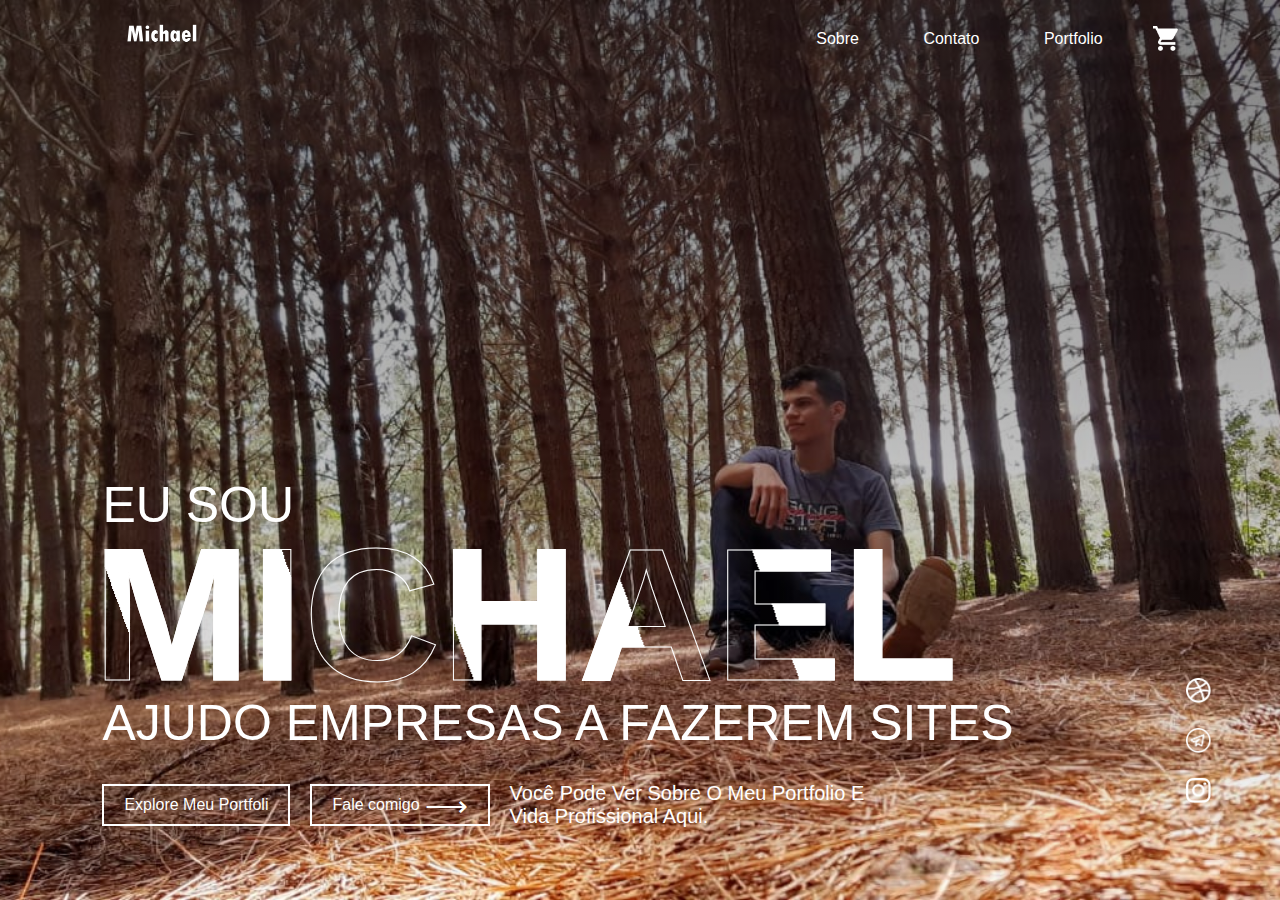
<file: animado/index.html>
<!DOCTYPE html>
<html lang="pt-br">

<head>
    <title>Animated</title>
    <meta charset="UTF-8">
    <link rel="stylesheet" href="index.css">
</head>

<body>
    <div class="container">
        <nav>
            <img src="./logo1.png" class="logo">
            <ul>
                <li><a href="">Sobre</a></li>
                <li><a href="">Contato</a></li>
                <li><a href="">Portfolio</a></li>
            </ul>
            <img src="./cart.png" class="cart-icon">
            
        </nav>
        <div class="text-box">
            <p>EU SOU</p>
            <h1>MICHAEL</h1>
            <h3>AJUDO EMPRESAS A FAZEREM SITES</h3>

            <div class="row">
                <a href="">Explore Meu Portfoli</a>
                <a href="">Fale comigo <span>&#x27F6;</span></a>
                <span>Você Pode Ver Sobre O Meu Portfolio E <br> Vida Profissional Aqui.</span>
            </div>
         </div>

         <div class="social-icons">
            <a href=""><img src="./dribble.png"></a>
            <a href=""><img src="./telegram.png"></a>
            <a href=""><img src="./instagram.png"></a>
            
        </div>

    </div>

</body>

</html>
</file>
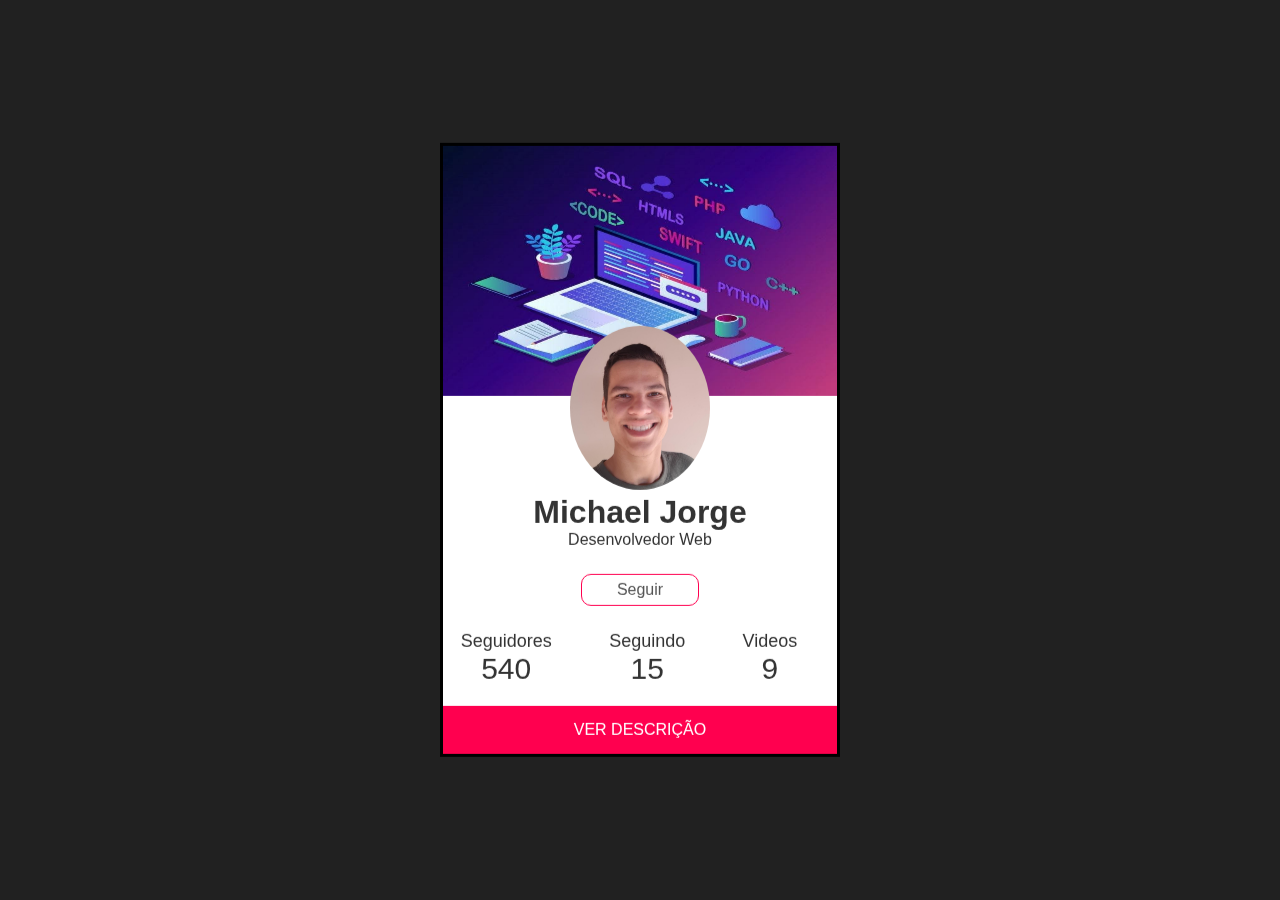
<file: Card/index.html>
<!DOCTYPE html>
<html lang="pt-br">

<head>
    <title>Card</title>
    <meta charset="UTF-8">
    <link rel="stylesheet" href="pasta.css">
</head>

<body>
    <div class="container">
        <div class="profile-master">

            <div id="profile-comaster">
                <div class="profile-card">
                    <img src="./prog.jpg" class="cover-pic">
                    <img src="./foto.jpg" class="profile-pic">
                    <div class="againer">
                        <h1>Michael Jorge</h1>
                    </div>
                    <p>Desenvolvedor Web</p>
                    <a href="#" class="follow-btn">Seguir</a>

                    <div class="row">
                        <div>
                            <p>Seguidores</p>
                            <h2>540</h2>
                        </div>

                        <div>
                            <p>Seguindo</p>
                            <h2>15</h2>
                        </div>
                        <div>
                            <p>Videos</p>
                            <h2>9</h2>
                        </div>

                    </div>



                    <div>
                        <a href="#" class="view-btn" onclick="flipRight()">VER DESCRIÇÃO</a>
                    </div>

                </div>

                <div class="product-back">
                    <div class="profile-card">
                        <img src="./prog.jpg" class="cover-pic">
                        <img src="./foto.jpg" class="profile-pic">
                        <h1>Michael Jorge</h1>
                        <p>Desenvolvedor Web</p>
                        <a href="#" class="follow-btn">Seguir</a>

                        <div class="row-b">

                            <h2>Lorem ipsum dolor, sit amet consectetur adipisicing elit. Ullam, fugit! Tenetur, minus?
                                Dolores, labore exercitationem.</h2>

                        </div>
                        <div>
                            <a href="#" class="view-btn" onclick="flipLeft()">VER PERFIL</a>
                        </div>


                    </div>
                </div>
                <div class="left-side"></div>
                <div class="right-side"></div>
            </div>
        </div>
    </div>

    <script>
        let comaster = document.getElementById("profile-comaster");

        function flipRight() {
            comaster.style.transform = "rotateY(180deg)";
        }
        function flipLeft() {
            comaster.style.transform = "rotateY(0deg)";
        }
    </script>

</body>

</html>
</file>
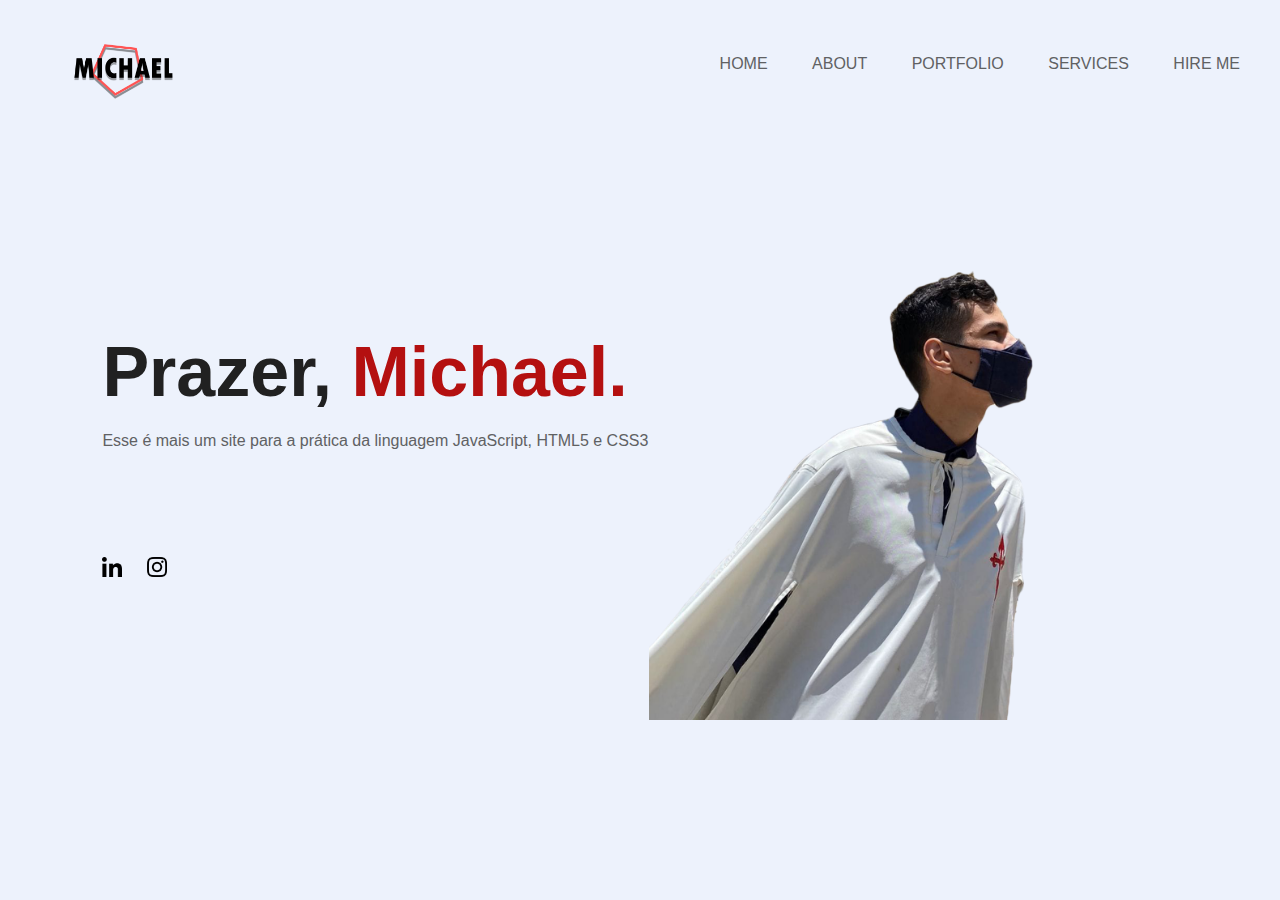
<file: Image/index.html>
<!DOCTYPE html>
<html lang="pt-br">

<head>
    <meta charset="UTF-8">
    <link rel="stylesheet" href="image.css">
    <link rel="stylehseet" href="https://cdnjs.cloudflare.com/ajax/libs/font-awesome/6.2.0/css/all.min.css">
</head>

<body>
    <div class="hero">
        <div class="container">
            <img src="./logo.png" class="logo">
            <nav>
                <ul>
                    <li><a href="">HOME</a></li>
                    <li><a href="">ABOUT</a></li>
                    <li><a href="">PORTFOLIO</a></li>
                    <li><a href="">SERVICES</a></li>
                    <li><a href="">HIRE ME</a></li>
                </ul>
            </nav>
        </div>
        <div class="info">
            <h1>Prazer, <span>Michael.</span></h1>
            <p>Esse é mais um site para a prática da linguagem JavaScript, HTML5 e CSS3</p>
        </div>
        <div class="img-box">
            <img src="./VERMELHO.png" class="main-img">
        </div>
        <div class="social-links">
            <a href=""> <img src="./linkedin.png" class="imgs"></a>
            <a href=""><img src="./instagram.png" class=imgs></a>

        </div>
    </div>
</body>

</html>
</file>
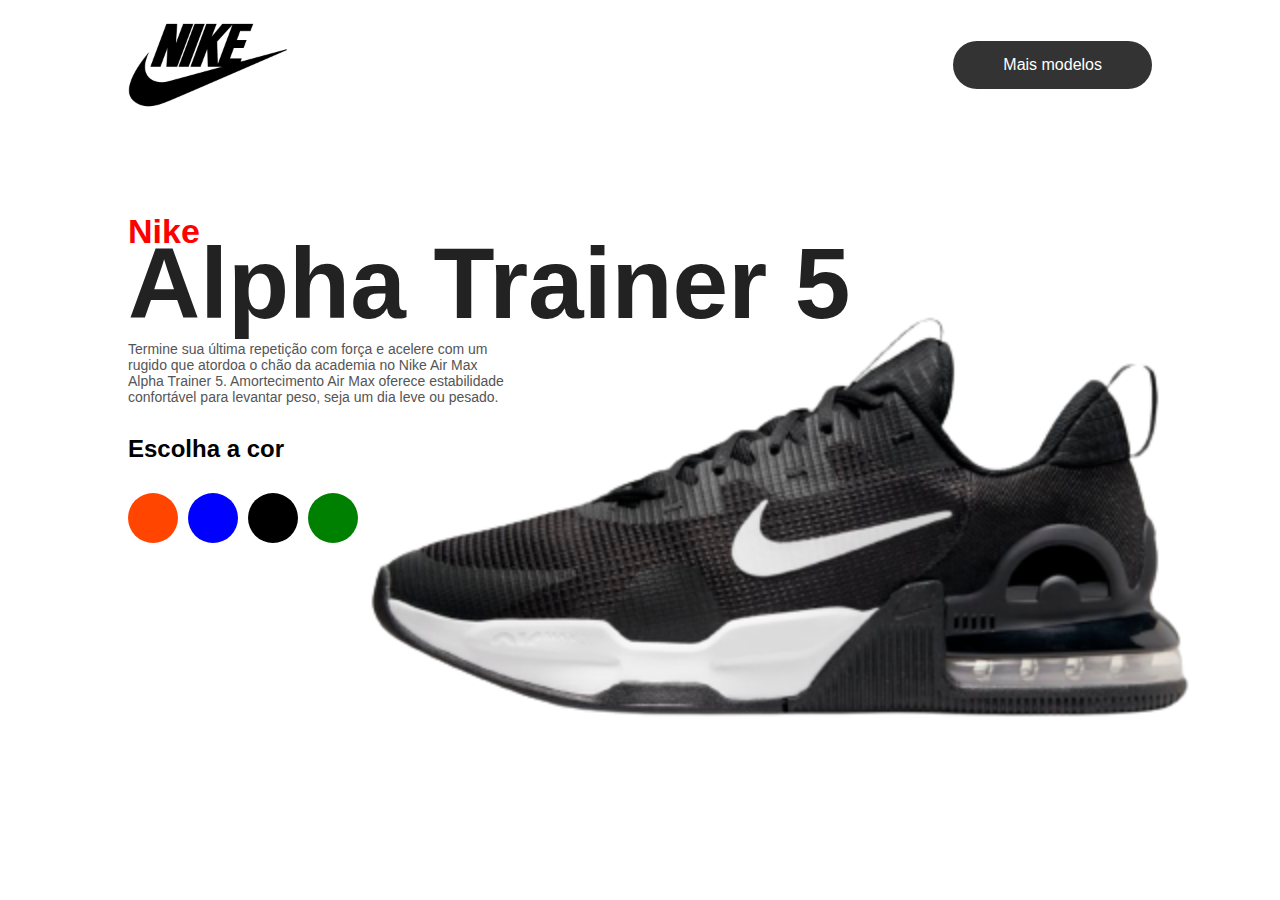
<file: Nike/index.html>
<!DOCTYPE html>
<html lang="pt-br">

<head>
    <meta charset="UTF-8">
    <title>Nike</title>
    <link rel="stylesheet" href="nike.css">
</head>

<body>
    <div class="container" id="bike">
        <nav>
            <img src="./Nike-Logo.png" class="logo">
            <a href="#" class="btn">Mais modelos</a>
        </nav>
        <div class="content">
            <h2>Nike</h2>
            <h1>Alpha Trainer 5</h1>
            <p>Termine sua última repetição com força e acelere com um rugido que atordoa o chão da academia no Nike
                Air Max Alpha Trainer 5. Amortecimento Air Max oferece estabilidade confortável para levantar peso, seja
                um dia leve ou pesado.</p>
            <h3>Escolha a cor</h3>
            <div class="colour-select">
                <div id="orange"></div>
                <div id="blue"></div>
                <div id="black"></div>
                <div id="green"></div>
            </div>
        </div>
    </div>
    <script>
        let redBtn = document.getElementById("orange");
        let blueBtn = document.getElementById("blue");
        let blackBtn = document.getElementById("black");
        let greenBtn = document.getElementById("green");
        let bike = document.getElementById("bike");

        redBtn.onclick=function(){
            bike.style.backgroundImage="url(./nikel.png)";
        }
        blueBtn.onclick=function(){
            bike.style.backgroundImage="url(./nikea.png)";
        }
        blackBtn.onclick=function(){
            bike.style.backgroundImage="url(./nikep.png)";
        }
        greenBtn.onclick=function(){
            bike.style.backgroundImage="url(./nikev.png)";
        }
    </script>
</body>

</html>
</file>
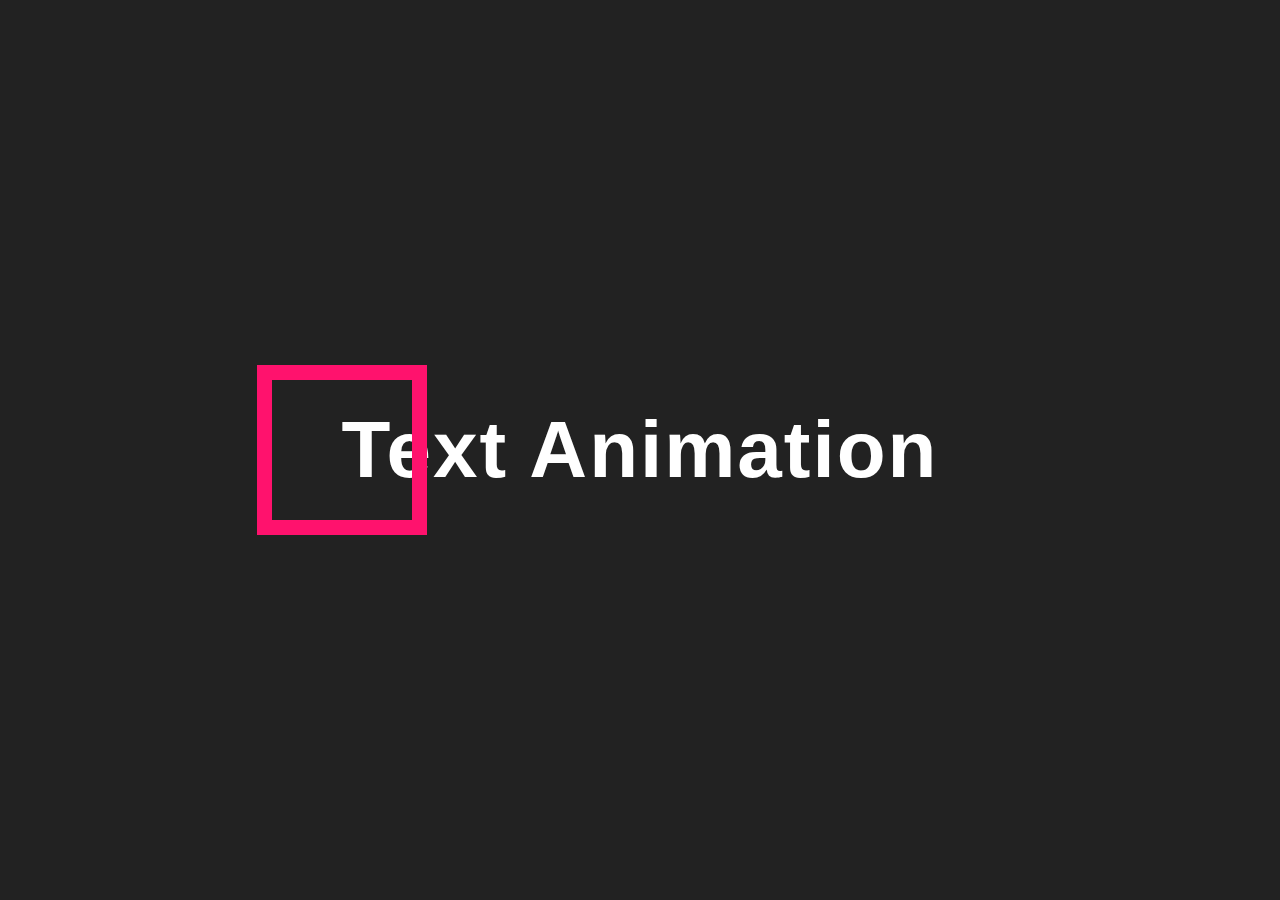
<file: Text/index.html>
<!DOCTYPE html>
<html lang="pt-br">
    <head>
        <title>Text</title>
        <meta charset="UTF-8">
        <link rel="stylesheet" href="text.css">
    </head>
    <body>
        <div class="container">
            <h1>Text Animation</h1>
        </div>
    </body>
</html>
</file>
<file: animado/index.css>
*{
    padding: 0;
    margin:0;
    box-sizing: border-box;
    font-family:'Franklin Gothic Medium', 'Arial Narrow', Arial, sans-serif;
}
.container{
    width: 100%;
    height: 100vh;
    background-image: linear-gradient(rgba(0,0,0,0.5),transparent), url(./background.jpg);
    background-size: cover;
    background-position: center;
    padding: 0 8%;
    position: relative;
}
nav{
    display:flex;
    width: 100%;
    align-items: center;
    flex-wrap:wrap;
    padding: 5px 0;
}
.logo{
    position: relative;
    width: 120px;
    cursor: pointer;
}
.cart-icon{
    width: 25px;
    cursor: pointer;
}
nav ul{
    flex: 1;
    text-align: right;
    padding-right: 20px;
    font-size: 16px;
}
nav ul li {
    display: inline-block;
    list-style: none;
    margin: 10px 30px;
}
nav ul li a{
    color: #fff;
    text-decoration: none;
    position: relative;
}
nav ul li a::after{
    content: '';
    width: 0;
    height: 3px;
    position: absolute;
    bottom: -8px;
    left: 50%;
    transform: translateX(-50%);
    background: #fff;
    transition: width 0.3s;
}
nav ul li a:hover::after{
    width: 50%;
}
.text-box{
    color: #fff;
    position: absolute;
    bottom: 8%;
}
.text-box p{
    font-size: 50px;
    font-weight: 600px;
}
.text-box h1{
    font-size: 190px;
    line-height: 160px;
    margin-left: -10px;
    color:transparent;
    -webkit-text-stroke: 1px #fff;
    background: url(./back.png);
    -webkit-background-clip: text;
    background-position: 0 0;
    animation: back 20s linear infinite;
}

    @keyframes back{
        100%{
            background-position: 2000px 0;
        }
    }

.text-box h3{
    font-size: 50px;
    font-weight: 500;
}
.text-box .row{
    display:flex;
    align-items: center;
    flex-wrap:wrap;
    margin-top: 30px;
}
.text-box a{
    color: #fff;
    text-decoration: none;
    padding: 10px 20px;
    margin-right: 20px;
    border: 2px solid #fff;
    display:flex;
    align-items: center;
}
.text-box span{
    font-size:20px
}
.text-box a span{
    font-size: 30px;
    line-height: 15px;
    margin-left: 5px;
}
.social-icons{
    position:absolute;
    right: 5%;
    bottom:8%;
}
.social-icons img{
    width: 25px;
    display:block;
    margin: 25px 5px;
}
</file>
<file: Card/pasta.css>
*{
    padding: 0;
    margin: 0;
    font-family:sans-serif;
    box-sizing: border-box;
}
.container{
    width: 100%;
    min-height: 100vh;
    background: #212121;
    display: flex;
    align-items: center;
    justify-content: center;
}
.profile-card{
    width: 100%;
    max-width: 450px;
    text-align: center;
    background: #fff;
    color: #333;
    border: 3px black solid;
    position: absolute;
    transform: translate(-50%,-50%);
    left: 50%;
    top: 50%;
}
.cover-pic{
    display: block;
    width: 100%;
    height: 250px;
}
.profile-pic{
    width: 140px;
    border-radius: 50%;
    margin-top: -70px;
    box-shadow: 0 0 0 0 #1be6ba;
    transition: box-shadow 0.5s;
}
.profile-pic:hover{
    box-shadow: 0 0 0 5px #1be6ba;

}


.h1{
    font-weight: 600;
    position: relative;

}
.follow-btn{
    display: inline-block;
    text-decoration: none;
    border: 1px solid #ff004f;
    color: #555;
    padding: 6px 35px;
    margin: 25px 0;
    border-radius: 10px;
    transition: border 0.5s, color 0.3s;
}

.row{
    position: relative;
    display: flex;
    justify-content: space-around;
    left:-11px;
}
.row p{
    font-size: 18px;
}
.row h2{
    font-weight: 500;
    font-size: 30px;
}
.row-b h2{
    font-weight: 700;
    font-size: 15px;
}
.view-btn{
    display: inline-block;
    text-decoration: none;
    background: #ff004f;
    color: #fff;
    width: 100%;
    padding: 15px 0;
    margin-top: 20px;
    transition: background 0.5s;
}

.view-btn:hover{
    background: #12856c;
}

@keyframes follow-btn {
    0%{
        transform: scale(1);
    }
    100%{
        transform: scale(1.05);
    }
}

.follow-btn:hover{
    animation-name: follow-btn;
    animation-duration: 0.5s;
    animation-timing-function: ease-in-out;
    animation-iteration-count: infinite;
    animation-direction: alternate;
    color:black;
    font-weight: 350;
    border: 3px solid #1be6ba;
}

.product-back{
    width: 100%;
    position: absolute;
    transform: translateZ(-25px) rotateY(180deg);
}

.profile-master{
    width: 400px;
    perspective: 1000px;
}
#profile-comaster{
    position: relative;
    width: 100%;
    height: 100%;
    text-align: center;
    transition: transform 0.8s;
    transform-style: preserve-3d;
    transform: rotateY(0deg);
}
.left-side, .right-side{
    width: 50px;
    height: 100%;
    background:red;
    transform: rotateY(90deg);
    position: absolute;
    top: 0;
    left: -35px;
    z-index: 0;
}
.right-side{
    transform: rotateY(-90deg);
    left:auto;
    right: -25px;
}
</file>
<file: Image/image.css>
*{
    box-sizing: border-box;
    padding: 0;
    margin: 0;
    font-family: 'Gill Sans', 'Gill Sans MT', Calibri, 'Trebuchet MS', sans-serif;
}
.hero{
    height: 100vh;
    width: 100%;
    background: #edf2fc;
    font-family: sans-serif;
    position: relative;
}
.container{
    position:relative;
    justify-content: space-between;
    display: flex;
}
nav{
    right: 20px;
    top: 45px;
    position: relative;
    
}
.logo{
    position: relative;
    width: 140px;
    left: 3%;
    cursor: pointer;
}
.logo{
    position: relative;
    width: 140px;
    left: 4%;
    cursor: pointer;
    
}
.logo:hover{
    animation: bounce 0.9s infinite;
}
@keyframes bounce {
    20%,50%,80%,to{
        transform: translateY(0);
    }
    40%{
        transform: translateY(-30px);
    }
    70%{
        transform: translateY(-15px);
    }
    90%{
        transform: translateY(-4px);
    }
}
li{
    position: relative;
    display: inline-block;
    list-style: none;
    margin: 10px 20px;
}
a{
    text-decoration: none;
    color: #606163;
    transition: color 0.3s, font-weight 0,3s;
}
nav ul li a:hover{
    color: #b41010;
    font-weight: 600;
}
nav ul li a::after{
    content: '';
    position: absolute;
    display: block;
    left: 25%;
    bottom: -10px;
    width: 0;
    height: 2px;
    background-color: #212121;
    transition: width 0.3s;
}
nav ul li a:hover::after{
    width: 50%;
    color: #b41010;
}
span{
    color: #b41010;
}
.info{
    margin-left: 8%;
    margin-top: 15%;
}
.info h1{
    font-size: 70px;
    color:#212121;
    margin-bottom: 20px;
}
p{
    color:#606163;
}
.img-box{
    width: 45%;
    height: 80%;
    position: absolute;
    bottom: 0;
    right: 100px;
}
.img-box .main-img{
    height: 90%;
    position: relative;
    top: -15%;
    left: 50%;
    bottom: 0;
    transform: translateX(-50%);
    transition: bottom 1s, left 1s;
}
.back-img:hover{
    bottom: 40px;
}

.main-img:hover{
    left: 54%;
}
.social-links{
    margin-left: 8%;
    margin-top: 100px;
    
}
.imgs{
    width: 20px;
}
.social-links a{
    font-size: 30px;
    color:#606163;
    margin-right: 20px;
}
.social-links a:hover{
    color: #b41010;
}
</file>
<file: Nike/nike.css>
*{
    padding:0;
    margin:0;
    box-sizing: border-box;
    font-family: 'Trebuchet MS', 'Lucida Sans Unicode', 'Lucida Grande', 'Lucida Sans', Arial, sans-serif;
}
.container{
    width: 100%;
    height: 100vh;
    background-image: url(./nikep.png);
    background-size:1000px;
    background-repeat: no-repeat;
    background-position: right;
    padding: 20px 10%;
}
nav{
    width: 100%;
    display: flex;
    align-items: center;
    justify-content: space-between;
}
nav .logo{
    width: 160px;
    cursor: pointer;
}
nav .btn{
    text-decoration: none;
    color: #fff;
    background: #333;
    padding: 15px 50px;
    border-radius: 30px;
}
.content{
    margin-top: 10%;
}
.content h2{
    color:red;
    font-size: 34px;
}
.content h1{
    font-size: 100px;
    color: #222;
    margin-top: -25px;
}
.content p{
    max-width: 380px;
    font-weight: 500;
    font-size: 14px;
    color: #555;
}
.content h3{
    margin-top:30px;
    font-weight: 600;
    font-size: 24px;
}
.colour-select div{
    background: #333;
    width: 50px;
    height: 50px;
    border-radius:50%;
    margin-right: 10px;
    cursor: pointer;
}
.colour-select{
    display: flex;
    margin-top: 30px;
}
.colour-select #orange{
    background: orangered;
}
.colour-select #blue{
    background: blue;
}
.colour-select #black{
    background: black;
}
.colour-select #green{
    background: green;
}
</file>
<file: Text/text.css>
*{
    padding:0;
    margin:0;
    font-family: 'Gill Sans', 'Gill Sans MT', Calibri, 'Trebuchet MS', sans-serif;
    box-sizing: border-box;
}
.container{
    width: 100%;
    height: 100vh;
    background: #222;
    display:flex;
    align-items: center;
    justify-content: center;
}
h1{
    font-size:80px;
    color: #fff;
    letter-spacing: 2px;
    font-weight: 600;
    position:relative;
}
h1::before, h1::after{
    content: '';
    padding:70px;
    position: absolute;
    left: 0;
    top: 50%;
    display:block;
    transform: translateX(-50%) translateY(-50%) rotate(0);
    border-top:15px solid #ff126d; 
    border-left:15px solid #ff126d;
    border-bottom: 15px solid #ff126d;
    border-right:15px solid #ff126d;
    
}
h1:hover::before{
    border-top:15px solid #ff126d; 
    border-left:15px solid #ff126d;
    animation: spin 6s alternate infinite ease-in-out;

}
h1:hover::after{
    border-bottom: 15px solid #ff126d;
    border-right:15px solid #ff126d;
    animation: spin 6s alternate infinite ease-in-out;

}
@keyframes spin{
    100%{
        transform: translateX(-50%) translateY(-50%) rotate(360deg);

    }
}
</file>
